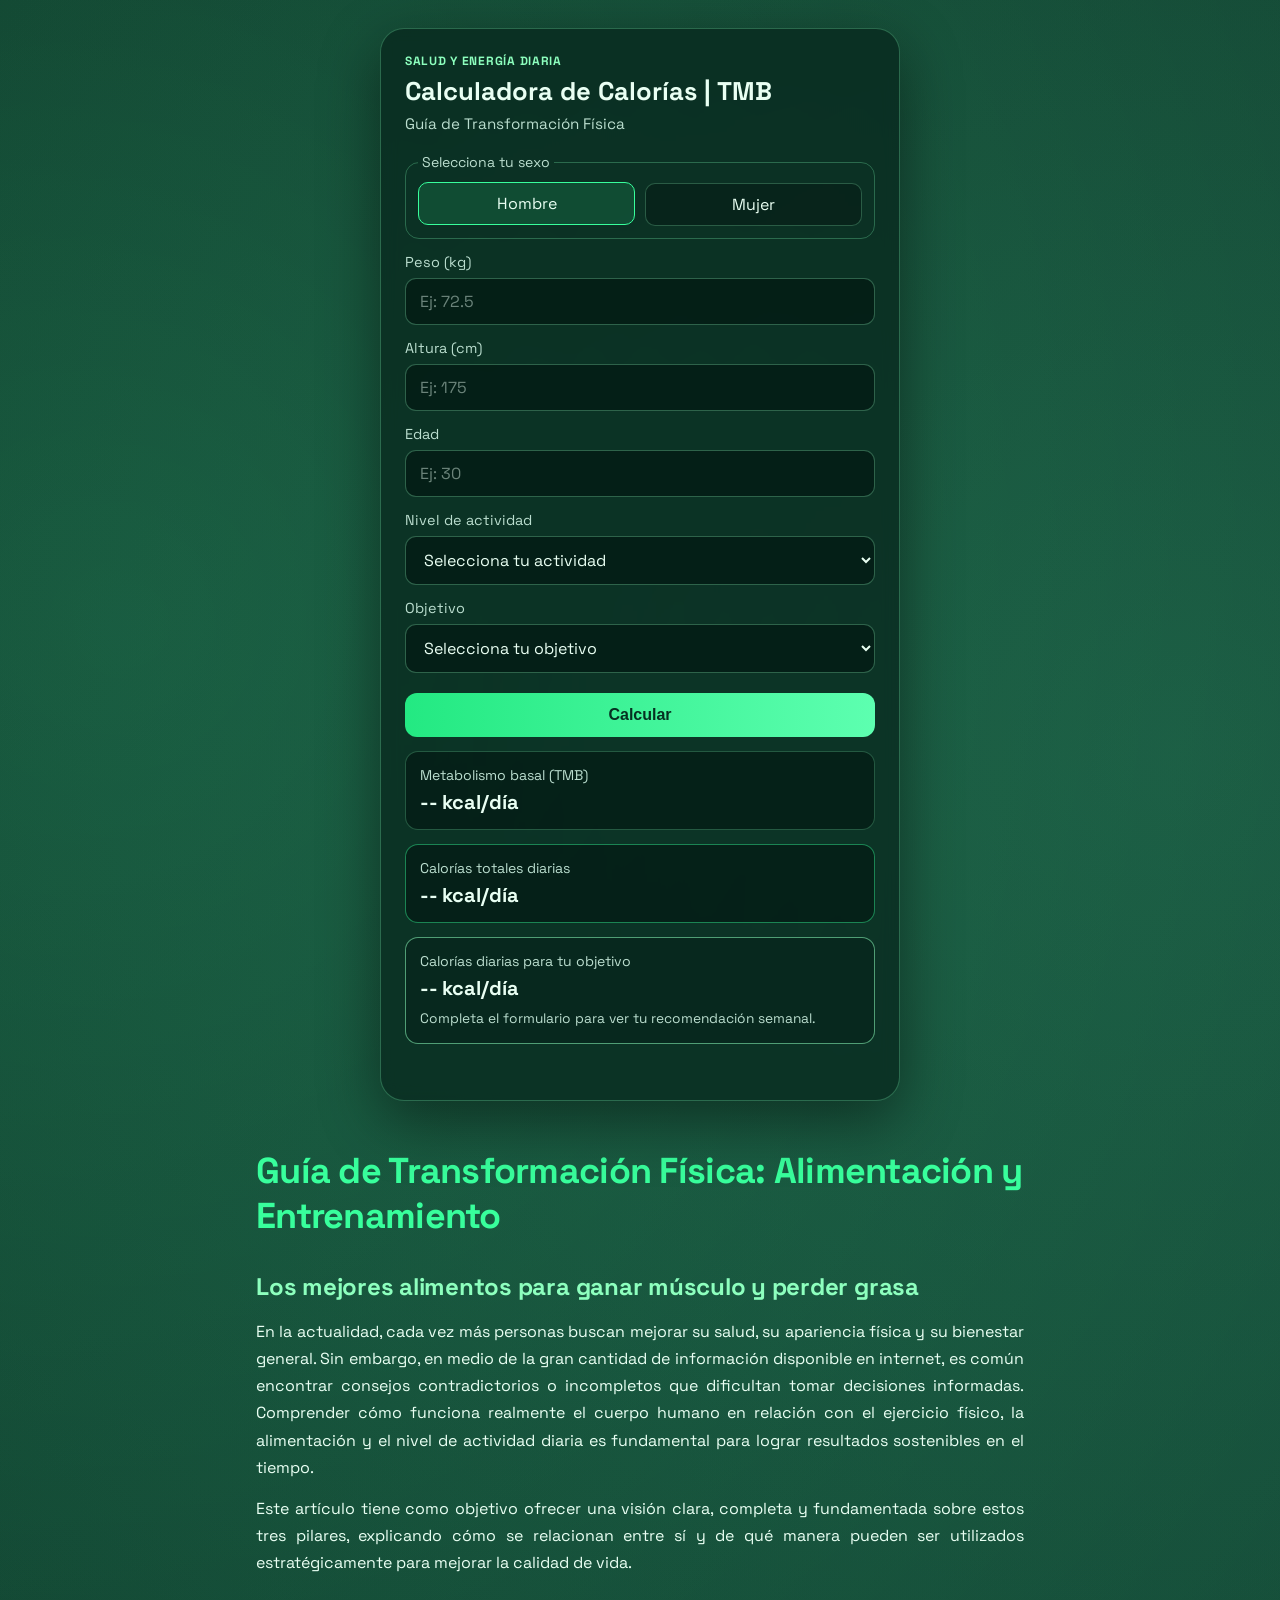
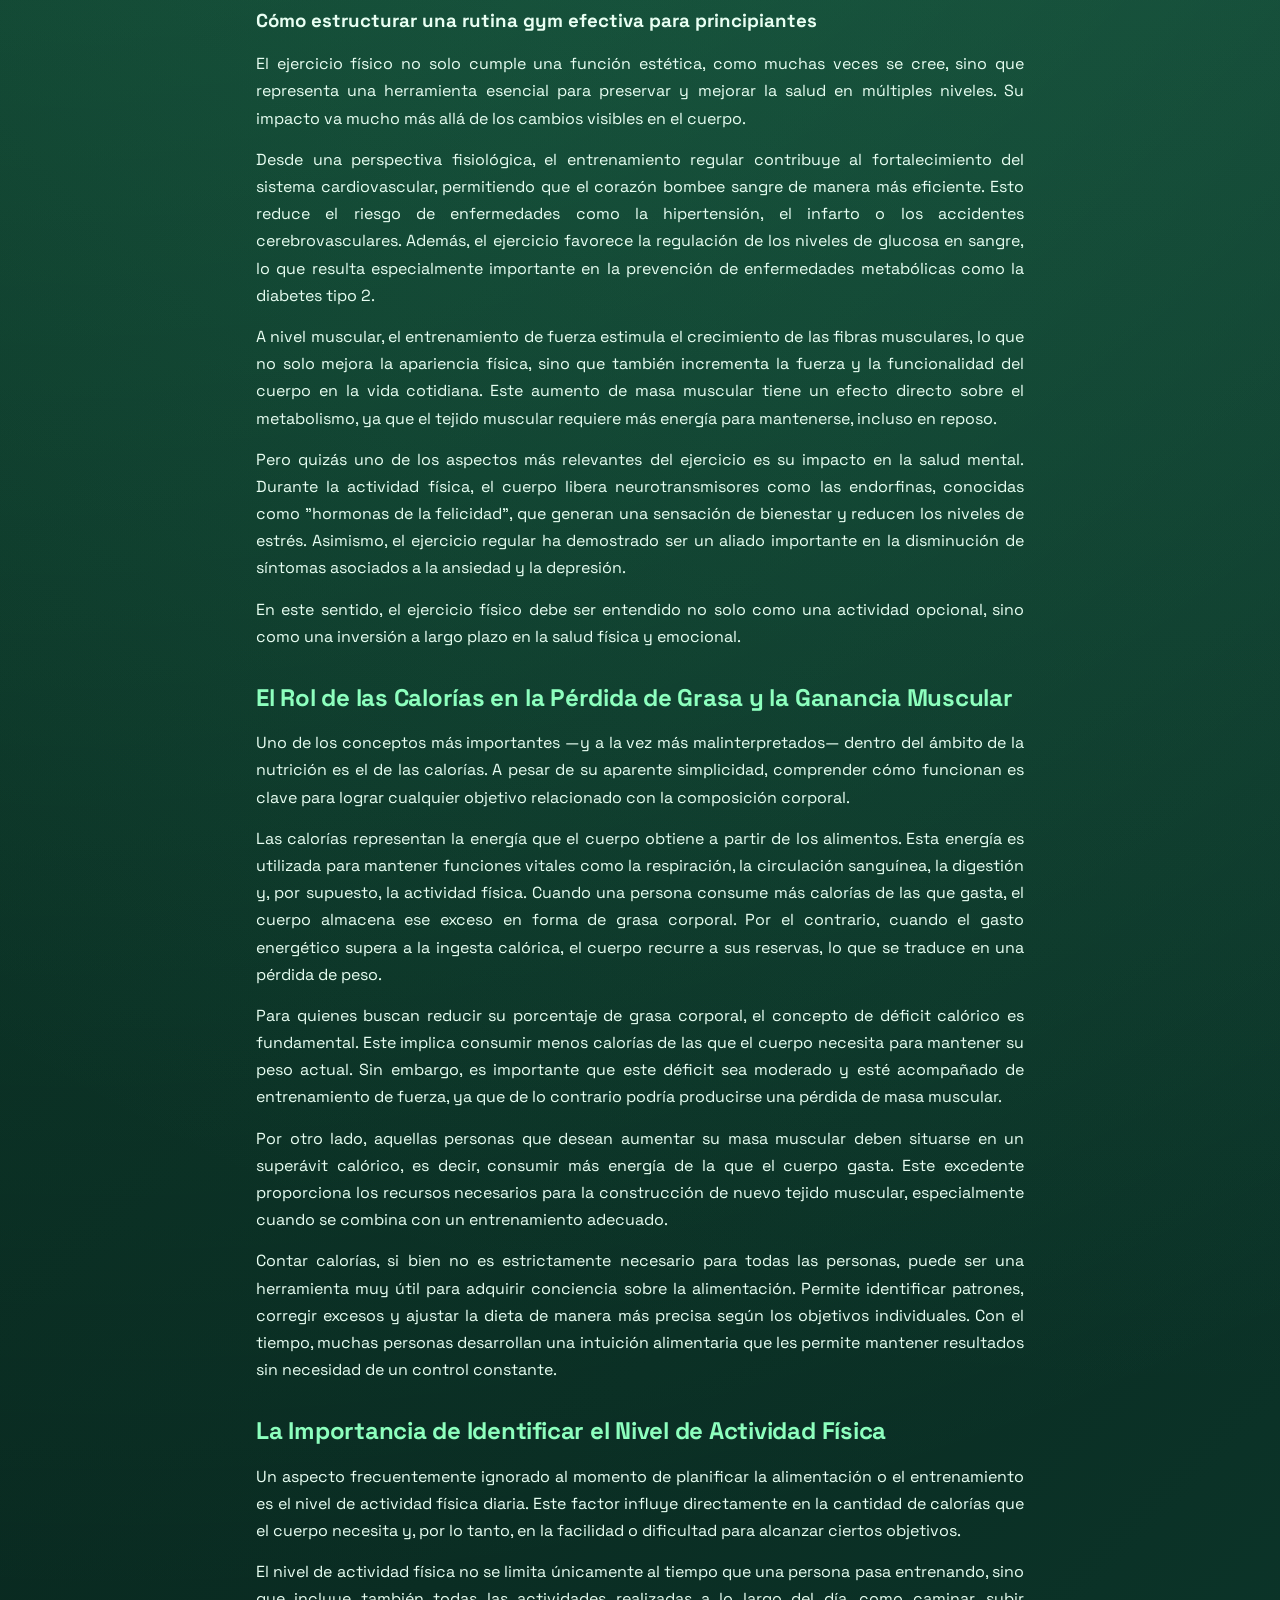
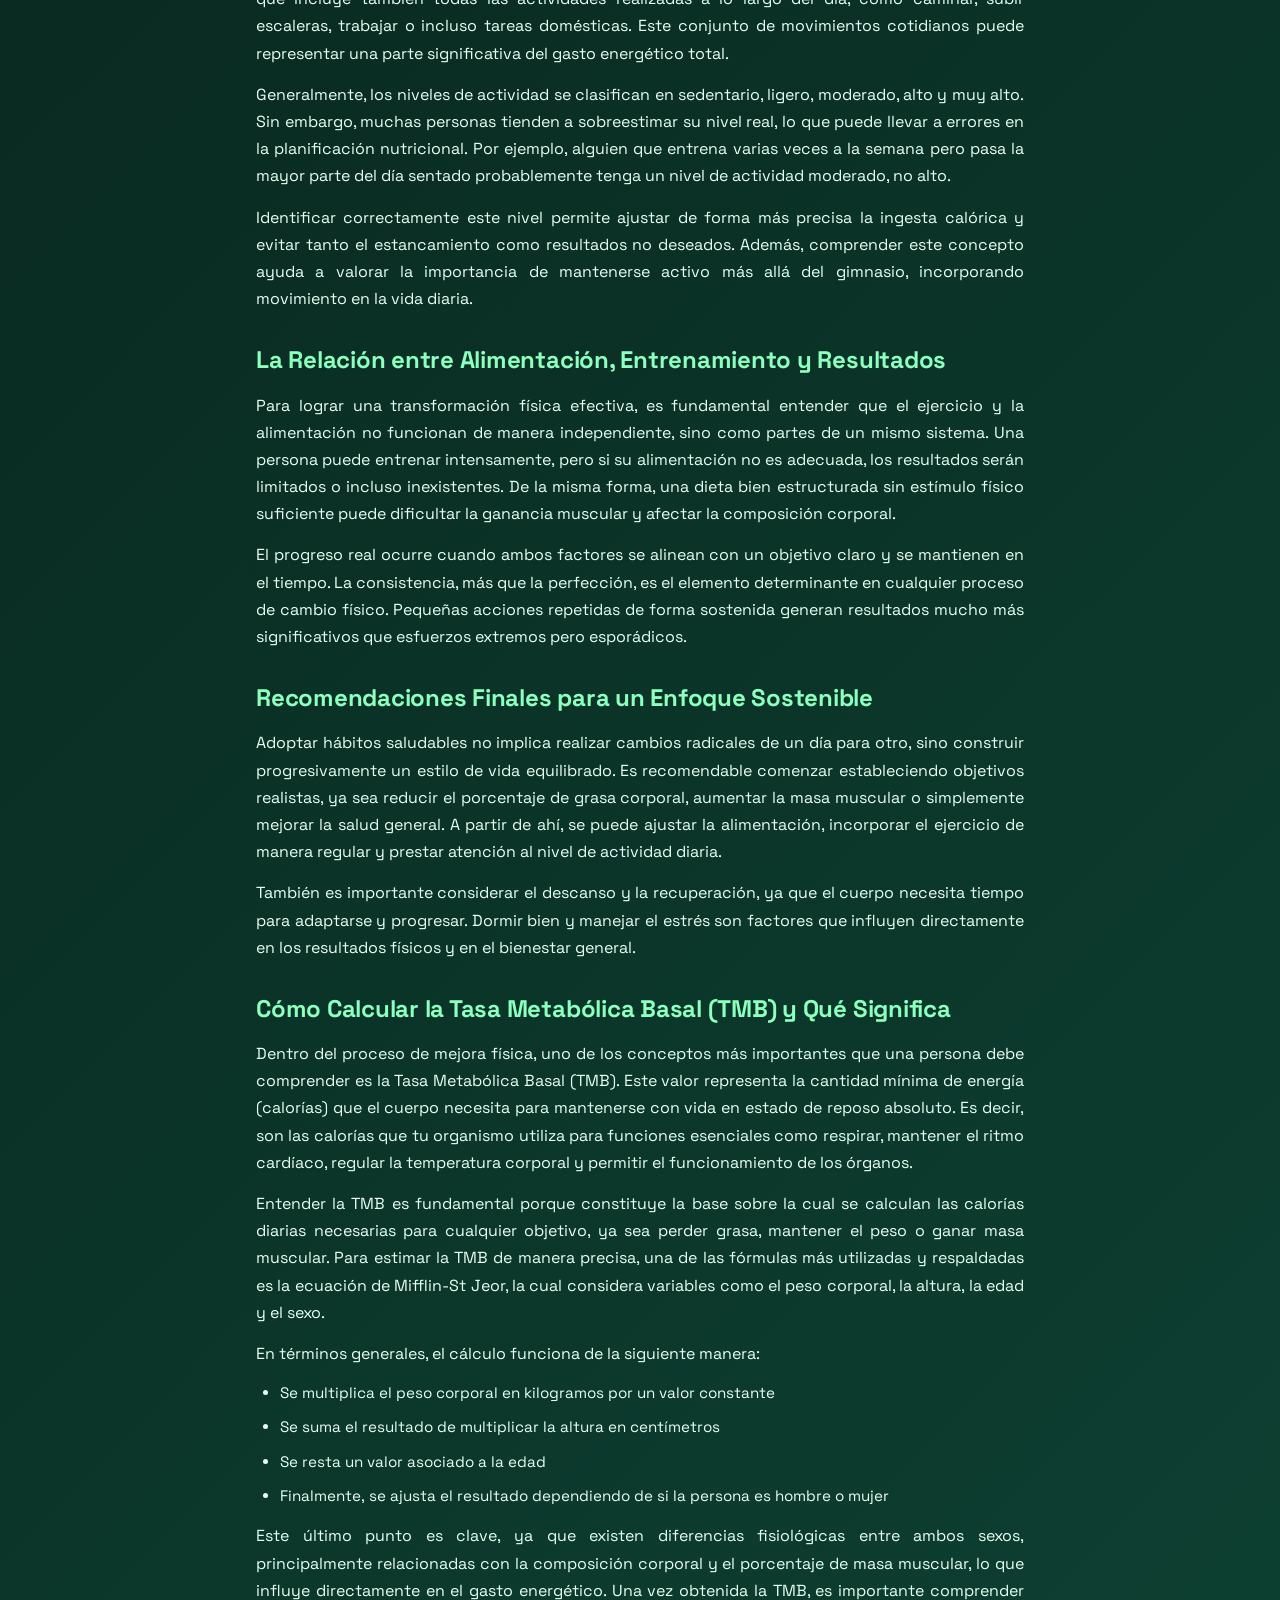
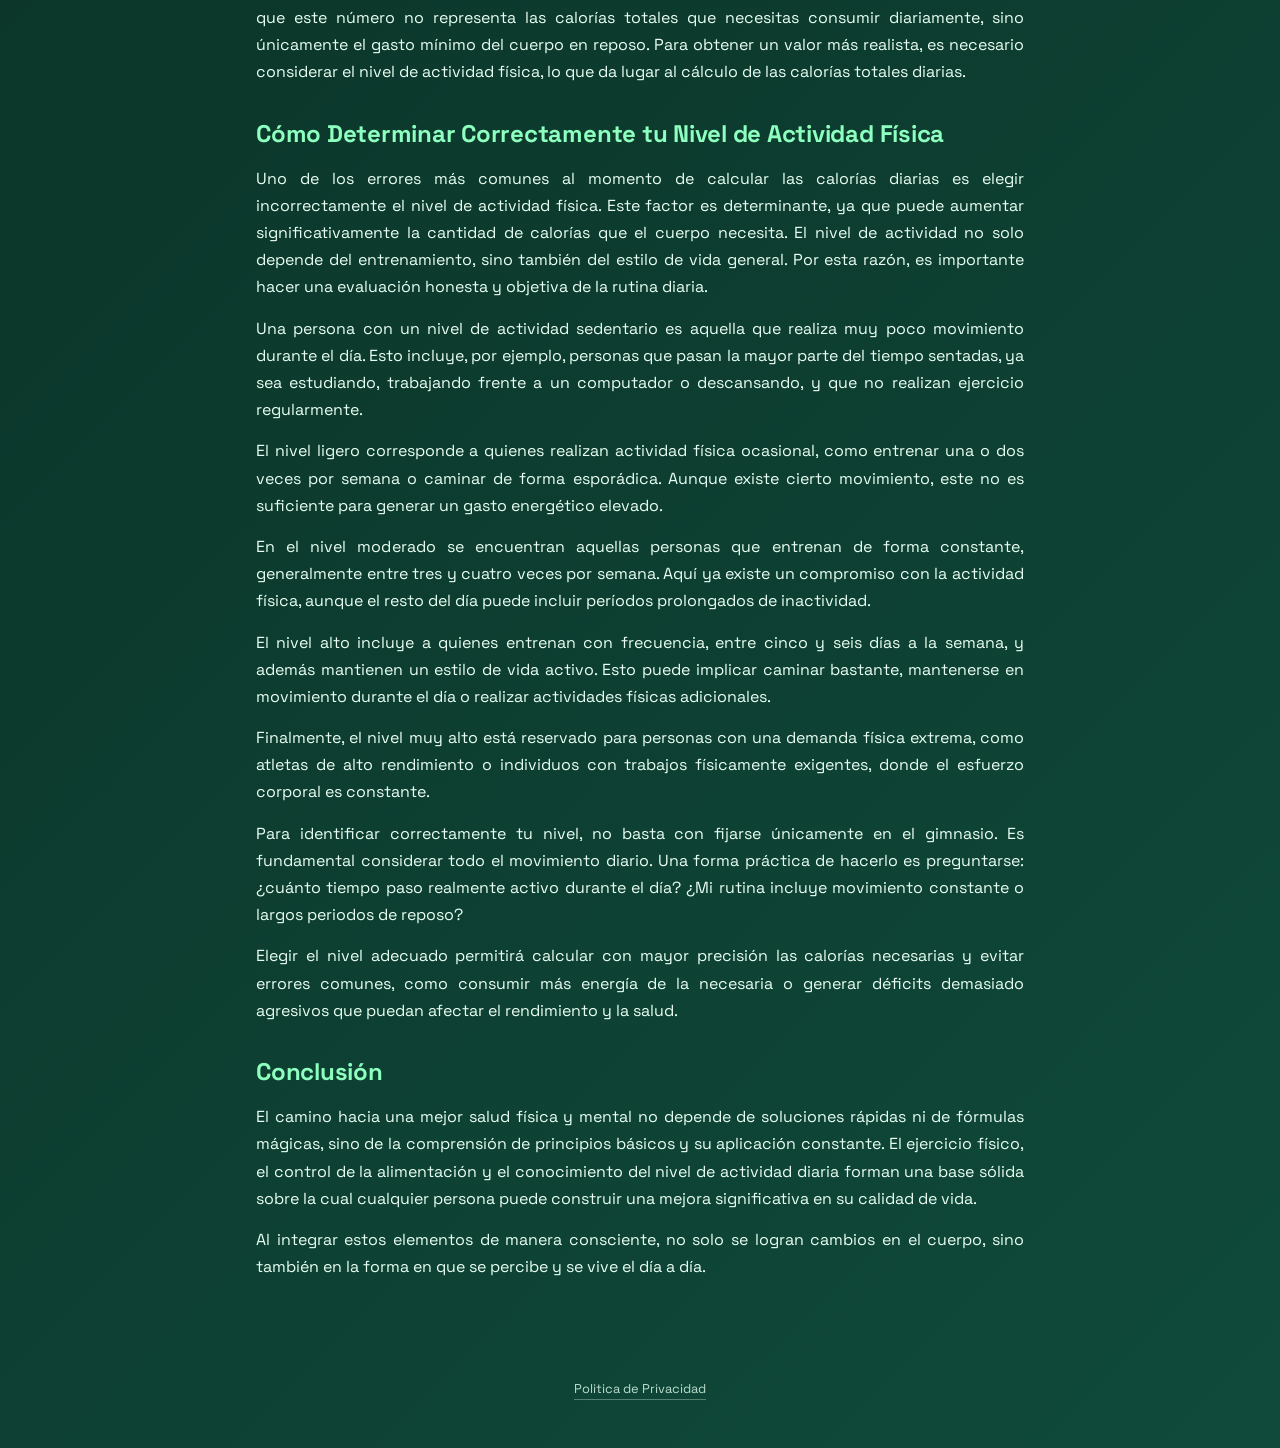
<file: index.html>
<!DOCTYPE html>
<html lang="es">

<head>
    <meta charset="UTF-8" />
    <meta name="viewport" content="width=device-width, initial-scale=1.0" />
    <meta name="description"
        content="Calculadora de calorías con tasa de metabolismo basal y nivel de actividad diaria." />
    <meta name="keywords"
        content="calculadora de calorias, contador de calorias, dieta hiperproteica, alimentos para perder peso, rutina gym, superávit calórico, ganar músculo, déficit calórico chile" />
    <meta name="google-site-verification" content="W8Kx-9I5E_xT_K_c85842uZdlJx3u6Or-2eAySdGBFo" />
    <title>Calculadora de Calorías | TMB y Gasto Diario</title>
    <link rel="preconnect" href="https://fonts.googleapis.com" />
    <link rel="preconnect" href="https://fonts.gstatic.com" crossorigin />
    <link href="https://fonts.googleapis.com/css2?family=Space+Grotesk:wght@400;500;700&display=swap"
        rel="stylesheet" />
    <link rel="stylesheet" href="style.css" />
    <script async src="https://pagead2.googlesyndication.com/pagead/js/adsbygoogle.js?client=ca-pub-7065205760514282"
        crossorigin="anonymous"></script>
    <script type="application/ld+json">
        {
            "@context": "https://schema.org",
            "@type": "WebApplication",
            "name": "Calculadora de Calorías y TMB",
            "author": {
                "@type": "Person",
                "name": "Rodrigo Sanchez Vargas"
            },
            "applicationCategory": "HealthApplication",
            "operatingSystem": "Web"
        }
    </script>
</head>

<body>
    <aside class="adsterra-sidebar left" aria-label="Publicidad lateral izquierda">
        <div class="adsterra-sidebar-slot">
            <script>
                atOptions = {
                    'key': 'ea7be7d3aea2dfaf2e6ac27819656173',
                    'format': 'iframe',
                    'height': 600,
                    'width': 160,
                    'params': {}
                };
            </script>
            <script src="https://www.highperformanceformat.com/ea7be7d3aea2dfaf2e6ac27819656173/invoke.js"></script>
        </div>
    </aside>

    <main class="page-wrap">
        <section class="calc-card" aria-labelledby="titulo-calculadora">
            <p class="eyebrow">Salud y energía diaria</p>
            <h1 id="titulo-calculadora">Calculadora de Calorías | TMB</h1>
            <p class="subtitle">Guía de Transformación Física</p>

            <form id="calorieForm" novalidate>
                <fieldset class="sex-selector">
                    <legend>Selecciona tu sexo</legend>
                    <label class="sex-option">
                        <input type="radio" name="sex" value="male" checked />
                        <span>Hombre</span>
                    </label>
                    <label class="sex-option">
                        <input type="radio" name="sex" value="female" />
                        <span>Mujer</span>
                    </label>
                </fieldset>

                <label class="field" for="weight">
                    <span>Peso (kg)</span>
                    <input id="weight" name="weight" type="number" min="20" max="350" step="0.1" placeholder="Ej: 72.5"
                        required />
                </label>

                <label class="field" for="height">
                    <span>Altura (cm)</span>
                    <input id="height" name="height" type="number" min="120" max="250" step="1" placeholder="Ej: 175"
                        required />
                </label>

                <label class="field" for="age">
                    <span>Edad</span>
                    <input id="age" name="age" type="number" min="10" max="100" step="1" placeholder="Ej: 30"
                        required />
                </label>

                <label class="field" for="activity">
                    <span>Nivel de actividad</span>
                    <select id="activity" name="activity" required>
                        <option value="" disabled selected>Selecciona tu actividad</option>
                        <option value="1.2">Sedentario (1.2)</option>
                        <option value="1.375">Ligero (1.375)</option>
                        <option value="1.55">Moderado (1.55)</option>
                        <option value="1.725">Alto (1.725)</option>
                        <option value="1.9">Muy alto (1.9)</option>
                    </select>
                </label>

                <label class="field" for="goal">
                    <span>Objetivo</span>
                    <select id="goal" name="goal" required>
                        <option value="" disabled selected>Selecciona tu objetivo</option>
                        <option value="maintain">Mantener tu peso</option>
                        <option value="gain">Ganar masa muscular</option>
                        <option value="deficit">Deficit calorico</option>
                    </select>
                </label>

                <button class="calculate-btn" type="submit">Calcular</button>

                <div class="result-box" aria-live="polite">
                    <p class="result-label">Metabolismo basal (TMB)</p>
                    <p id="bmrResult" class="result-value">-- kcal/día</p>
                </div>

                <div class="result-box total" aria-live="polite">
                    <p class="result-label">Calorías totales diarias</p>
                    <p id="totalResult" class="result-value">-- kcal/día</p>
                </div>

                <div class="result-box goal" aria-live="polite">
                    <p class="result-label">Calorías diarias para tu objetivo</p>
                    <p id="goalResult" class="result-value">-- kcal/día</p>
                    <p id="goalGuidance" class="goal-guidance">Completa el formulario para ver tu recomendación semanal.
                    </p>
                </div>

                <p id="formMessage" class="form-message" role="alert"></p>
            </form>
        </section>

        <article class="educational-article">
            <h2 class="article-title">Guía de Transformación Física: Alimentación y Entrenamiento</h2>

            <section class="article-section">
                <h2>Los mejores alimentos para ganar músculo y perder grasa</h2>
                <p>En la actualidad, cada vez más personas buscan mejorar su salud, su apariencia física y su bienestar
                    general. Sin embargo, en medio de la gran cantidad de información disponible en internet, es común
                    encontrar consejos contradictorios o incompletos que dificultan tomar decisiones informadas.
                    Comprender cómo funciona realmente el cuerpo humano en relación con el ejercicio físico, la
                    alimentación y el nivel de actividad diaria es fundamental para lograr resultados sostenibles en el
                    tiempo.</p>
                <p>Este artículo tiene como objetivo ofrecer una visión clara, completa y fundamentada sobre estos tres
                    pilares, explicando cómo se relacionan entre sí y de qué manera pueden ser utilizados
                    estratégicamente para mejorar la calidad de vida.</p>
            </section>

            <section class="article-section">
                <h3>Cómo estructurar una rutina gym efectiva para principiantes</h3>
                <p>El ejercicio físico no solo cumple una función estética, como muchas veces se cree, sino que
                    representa una herramienta esencial para preservar y mejorar la salud en múltiples niveles. Su
                    impacto va mucho más allá de los cambios visibles en el cuerpo.</p>
                <p>Desde una perspectiva fisiológica, el entrenamiento regular contribuye al fortalecimiento del sistema
                    cardiovascular, permitiendo que el corazón bombee sangre de manera más eficiente. Esto reduce el
                    riesgo de enfermedades como la hipertensión, el infarto o los accidentes cerebrovasculares. Además,
                    el ejercicio favorece la regulación de los niveles de glucosa en sangre, lo que resulta
                    especialmente importante en la prevención de enfermedades metabólicas como la diabetes tipo 2.</p>
                <p>A nivel muscular, el entrenamiento de fuerza estimula el crecimiento de las fibras musculares, lo que
                    no solo mejora la apariencia física, sino que también incrementa la fuerza y la funcionalidad del
                    cuerpo en la vida cotidiana. Este aumento de masa muscular tiene un efecto directo sobre el
                    metabolismo, ya que el tejido muscular requiere más energía para mantenerse, incluso en reposo.</p>
                <p>Pero quizás uno de los aspectos más relevantes del ejercicio es su impacto en la salud mental.
                    Durante la actividad física, el cuerpo libera neurotransmisores como las endorfinas, conocidas como
                    "hormonas de la felicidad", que generan una sensación de bienestar y reducen los niveles de estrés.
                    Asimismo, el ejercicio regular ha demostrado ser un aliado importante en la disminución de síntomas
                    asociados a la ansiedad y la depresión.</p>
                <p>En este sentido, el ejercicio físico debe ser entendido no solo como una actividad opcional, sino
                    como una inversión a largo plazo en la salud física y emocional.</p>
            </section>

            <section class="article-section">
                <h2>El Rol de las Calorías en la Pérdida de Grasa y la Ganancia Muscular</h2>
                <p>Uno de los conceptos más importantes —y a la vez más malinterpretados— dentro del ámbito de la
                    nutrición es el de las calorías. A pesar de su aparente simplicidad, comprender cómo funcionan es
                    clave para lograr cualquier objetivo relacionado con la composición corporal.</p>
                <p>Las calorías representan la energía que el cuerpo obtiene a partir de los alimentos. Esta energía es
                    utilizada para mantener funciones vitales como la respiración, la circulación sanguínea, la
                    digestión y, por supuesto, la actividad física. Cuando una persona consume más calorías de las que
                    gasta, el cuerpo almacena ese exceso en forma de grasa corporal. Por el contrario, cuando el gasto
                    energético supera a la ingesta calórica, el cuerpo recurre a sus reservas, lo que se traduce en una
                    pérdida de peso.</p>
                <p>Para quienes buscan reducir su porcentaje de grasa corporal, el concepto de déficit calórico es
                    fundamental. Este implica consumir menos calorías de las que el cuerpo necesita para mantener su
                    peso actual. Sin embargo, es importante que este déficit sea moderado y esté acompañado de
                    entrenamiento de fuerza, ya que de lo contrario podría producirse una pérdida de masa muscular.</p>
                <p>Por otro lado, aquellas personas que desean aumentar su masa muscular deben situarse en un superávit
                    calórico, es decir, consumir más energía de la que el cuerpo gasta. Este excedente proporciona los
                    recursos necesarios para la construcción de nuevo tejido muscular, especialmente cuando se combina
                    con un entrenamiento adecuado.</p>
                <p>Contar calorías, si bien no es estrictamente necesario para todas las personas, puede ser una
                    herramienta muy útil para adquirir conciencia sobre la alimentación. Permite identificar patrones,
                    corregir excesos y ajustar la dieta de manera más precisa según los objetivos individuales. Con el
                    tiempo, muchas personas desarrollan una intuición alimentaria que les permite mantener resultados
                    sin necesidad de un control constante.</p>
            </section>

            <section class="article-section">
                <h2>La Importancia de Identificar el Nivel de Actividad Física</h2>
                <p>Un aspecto frecuentemente ignorado al momento de planificar la alimentación o el entrenamiento es el
                    nivel de actividad física diaria. Este factor influye directamente en la cantidad de calorías que el
                    cuerpo necesita y, por lo tanto, en la facilidad o dificultad para alcanzar ciertos objetivos.</p>
                <p>El nivel de actividad física no se limita únicamente al tiempo que una persona pasa entrenando, sino
                    que incluye también todas las actividades realizadas a lo largo del día, como caminar, subir
                    escaleras, trabajar o incluso tareas domésticas. Este conjunto de movimientos cotidianos puede
                    representar una parte significativa del gasto energético total.</p>
                <p>Generalmente, los niveles de actividad se clasifican en sedentario, ligero, moderado, alto y muy
                    alto. Sin embargo, muchas personas tienden a sobreestimar su nivel real, lo que puede llevar a
                    errores en la planificación nutricional. Por ejemplo, alguien que entrena varias veces a la semana
                    pero pasa la mayor parte del día sentado probablemente tenga un nivel de actividad moderado, no
                    alto.</p>
                <p>Identificar correctamente este nivel permite ajustar de forma más precisa la ingesta calórica y
                    evitar tanto el estancamiento como resultados no deseados. Además, comprender este concepto ayuda a
                    valorar la importancia de mantenerse activo más allá del gimnasio, incorporando movimiento en la
                    vida diaria.</p>
            </section>

            <section class="article-section">
                <h2>La Relación entre Alimentación, Entrenamiento y Resultados</h2>
                <p>Para lograr una transformación física efectiva, es fundamental entender que el ejercicio y la
                    alimentación no funcionan de manera independiente, sino como partes de un mismo sistema. Una persona
                    puede entrenar intensamente, pero si su alimentación no es adecuada, los resultados serán limitados
                    o incluso inexistentes. De la misma forma, una dieta bien estructurada sin estímulo físico
                    suficiente puede dificultar la ganancia muscular y afectar la composición corporal.</p>
                <p>El progreso real ocurre cuando ambos factores se alinean con un objetivo claro y se mantienen en el
                    tiempo. La consistencia, más que la perfección, es el elemento determinante en cualquier proceso de
                    cambio físico. Pequeñas acciones repetidas de forma sostenida generan resultados mucho más
                    significativos que esfuerzos extremos pero esporádicos.</p>
            </section>

            <section class="article-section">
                <h2>Recomendaciones Finales para un Enfoque Sostenible</h2>
                <p>Adoptar hábitos saludables no implica realizar cambios radicales de un día para otro, sino construir
                    progresivamente un estilo de vida equilibrado. Es recomendable comenzar estableciendo objetivos
                    realistas, ya sea reducir el porcentaje de grasa corporal, aumentar la masa muscular o simplemente
                    mejorar la salud general. A partir de ahí, se puede ajustar la alimentación, incorporar el ejercicio
                    de manera regular y prestar atención al nivel de actividad diaria.</p>
                <p>También es importante considerar el descanso y la recuperación, ya que el cuerpo necesita tiempo para
                    adaptarse y progresar. Dormir bien y manejar el estrés son factores que influyen directamente en los
                    resultados físicos y en el bienestar general.</p>
            </section>

            <section class="article-section">
                <h2>Cómo Calcular la Tasa Metabólica Basal (TMB) y Qué Significa</h2>
                <p>Dentro del proceso de mejora física, uno de los conceptos más importantes que una persona debe
                    comprender es la Tasa Metabólica Basal (TMB). Este valor representa la cantidad mínima de energía
                    (calorías) que el cuerpo necesita para mantenerse con vida en estado de reposo absoluto. Es decir,
                    son las calorías que tu organismo utiliza para funciones esenciales como respirar, mantener el ritmo
                    cardíaco, regular la temperatura corporal y permitir el funcionamiento de los órganos.</p>
                <p>Entender la TMB es fundamental porque constituye la base sobre la cual se calculan las calorías
                    diarias necesarias para cualquier objetivo, ya sea perder grasa, mantener el peso o ganar masa
                    muscular. Para estimar la TMB de manera precisa, una de las fórmulas más utilizadas y respaldadas es
                    la ecuación de Mifflin-St Jeor, la cual considera variables como el peso corporal, la altura, la
                    edad y el sexo.</p>
                <p>En términos generales, el cálculo funciona de la siguiente manera:</p>
                <ul class="article-list">
                    <li>Se multiplica el peso corporal en kilogramos por un valor constante</li>
                    <li>Se suma el resultado de multiplicar la altura en centímetros</li>
                    <li>Se resta un valor asociado a la edad</li>
                    <li>Finalmente, se ajusta el resultado dependiendo de si la persona es hombre o mujer</li>
                </ul>
                <p>Este último punto es clave, ya que existen diferencias fisiológicas entre ambos sexos, principalmente
                    relacionadas con la composición corporal y el porcentaje de masa muscular, lo que influye
                    directamente en el gasto energético. Una vez obtenida la TMB, es importante comprender que este
                    número no representa las calorías totales que necesitas consumir diariamente, sino únicamente el
                    gasto mínimo del cuerpo en reposo. Para obtener un valor más realista, es necesario considerar el
                    nivel de actividad física, lo que da lugar al cálculo de las calorías totales diarias.</p>
            </section>

            <section class="article-section">
                <h2>Cómo Determinar Correctamente tu Nivel de Actividad Física</h2>
                <p>Uno de los errores más comunes al momento de calcular las calorías diarias es elegir incorrectamente
                    el nivel de actividad física. Este factor es determinante, ya que puede aumentar significativamente
                    la cantidad de calorías que el cuerpo necesita. El nivel de actividad no solo depende del
                    entrenamiento, sino también del estilo de vida general. Por esta razón, es importante hacer una
                    evaluación honesta y objetiva de la rutina diaria.</p>
                <p>Una persona con un nivel de actividad sedentario es aquella que realiza muy poco movimiento durante
                    el día. Esto incluye, por ejemplo, personas que pasan la mayor parte del tiempo sentadas, ya sea
                    estudiando, trabajando frente a un computador o descansando, y que no realizan ejercicio
                    regularmente.</p>
                <p>El nivel ligero corresponde a quienes realizan actividad física ocasional, como entrenar una o dos
                    veces por semana o caminar de forma esporádica. Aunque existe cierto movimiento, este no es
                    suficiente para generar un gasto energético elevado.</p>
                <p>En el nivel moderado se encuentran aquellas personas que entrenan de forma constante, generalmente
                    entre tres y cuatro veces por semana. Aquí ya existe un compromiso con la actividad física, aunque
                    el resto del día puede incluir períodos prolongados de inactividad.</p>
                <p>El nivel alto incluye a quienes entrenan con frecuencia, entre cinco y seis días a la semana, y
                    además mantienen un estilo de vida activo. Esto puede implicar caminar bastante, mantenerse en
                    movimiento durante el día o realizar actividades físicas adicionales.</p>
                <p>Finalmente, el nivel muy alto está reservado para personas con una demanda física extrema, como
                    atletas de alto rendimiento o individuos con trabajos físicamente exigentes, donde el esfuerzo
                    corporal es constante.</p>
                <p>Para identificar correctamente tu nivel, no basta con fijarse únicamente en el gimnasio. Es
                    fundamental considerar todo el movimiento diario. Una forma práctica de hacerlo es preguntarse:
                    ¿cuánto tiempo paso realmente activo durante el día? ¿Mi rutina incluye movimiento constante o
                    largos periodos de reposo?</p>
                <p>Elegir el nivel adecuado permitirá calcular con mayor precisión las calorías necesarias y evitar
                    errores comunes, como consumir más energía de la necesaria o generar déficits demasiado agresivos
                    que puedan afectar el rendimiento y la salud.</p>
            </section>

            <section class="article-section">
                <h2>Conclusión</h2>
                <p>El camino hacia una mejor salud física y mental no depende de soluciones rápidas ni de fórmulas
                    mágicas, sino de la comprensión de principios básicos y su aplicación constante. El ejercicio
                    físico, el control de la alimentación y el conocimiento del nivel de actividad diaria forman una
                    base sólida sobre la cual cualquier persona puede construir una mejora significativa en su calidad
                    de vida.</p>
                <p>Al integrar estos elementos de manera consciente, no solo se logran cambios en el cuerpo, sino
                    también en la forma en que se percibe y se vive el día a día.</p>
            </section>
        </article>
        <footer class="site-footer">
            <a href="privacidad.html" class="privacy-link">Politica de Privacidad</a>
        </footer>
    </main>

    <aside class="adsterra-sidebar right" aria-label="Publicidad lateral derecha">
        <div class="adsterra-sidebar-slot">
            <script>
                atOptions = {
                    'key': 'ea7be7d3aea2dfaf2e6ac27819656173',
                    'format': 'iframe',
                    'height': 600,
                    'width': 160,
                    'params': {}
                };
            </script>
            <script src="https://www.highperformanceformat.com/ea7be7d3aea2dfaf2e6ac27819656173/invoke.js"></script>
        </div>
    </aside>

    <script src="script.js"></script>
    <script src="https://pl29136045.profitablecpmratenetwork.com/1f/e0/47/1fe047de467de91ab583421f0f32f00a.js"></script>
</body>

</html>
</file>
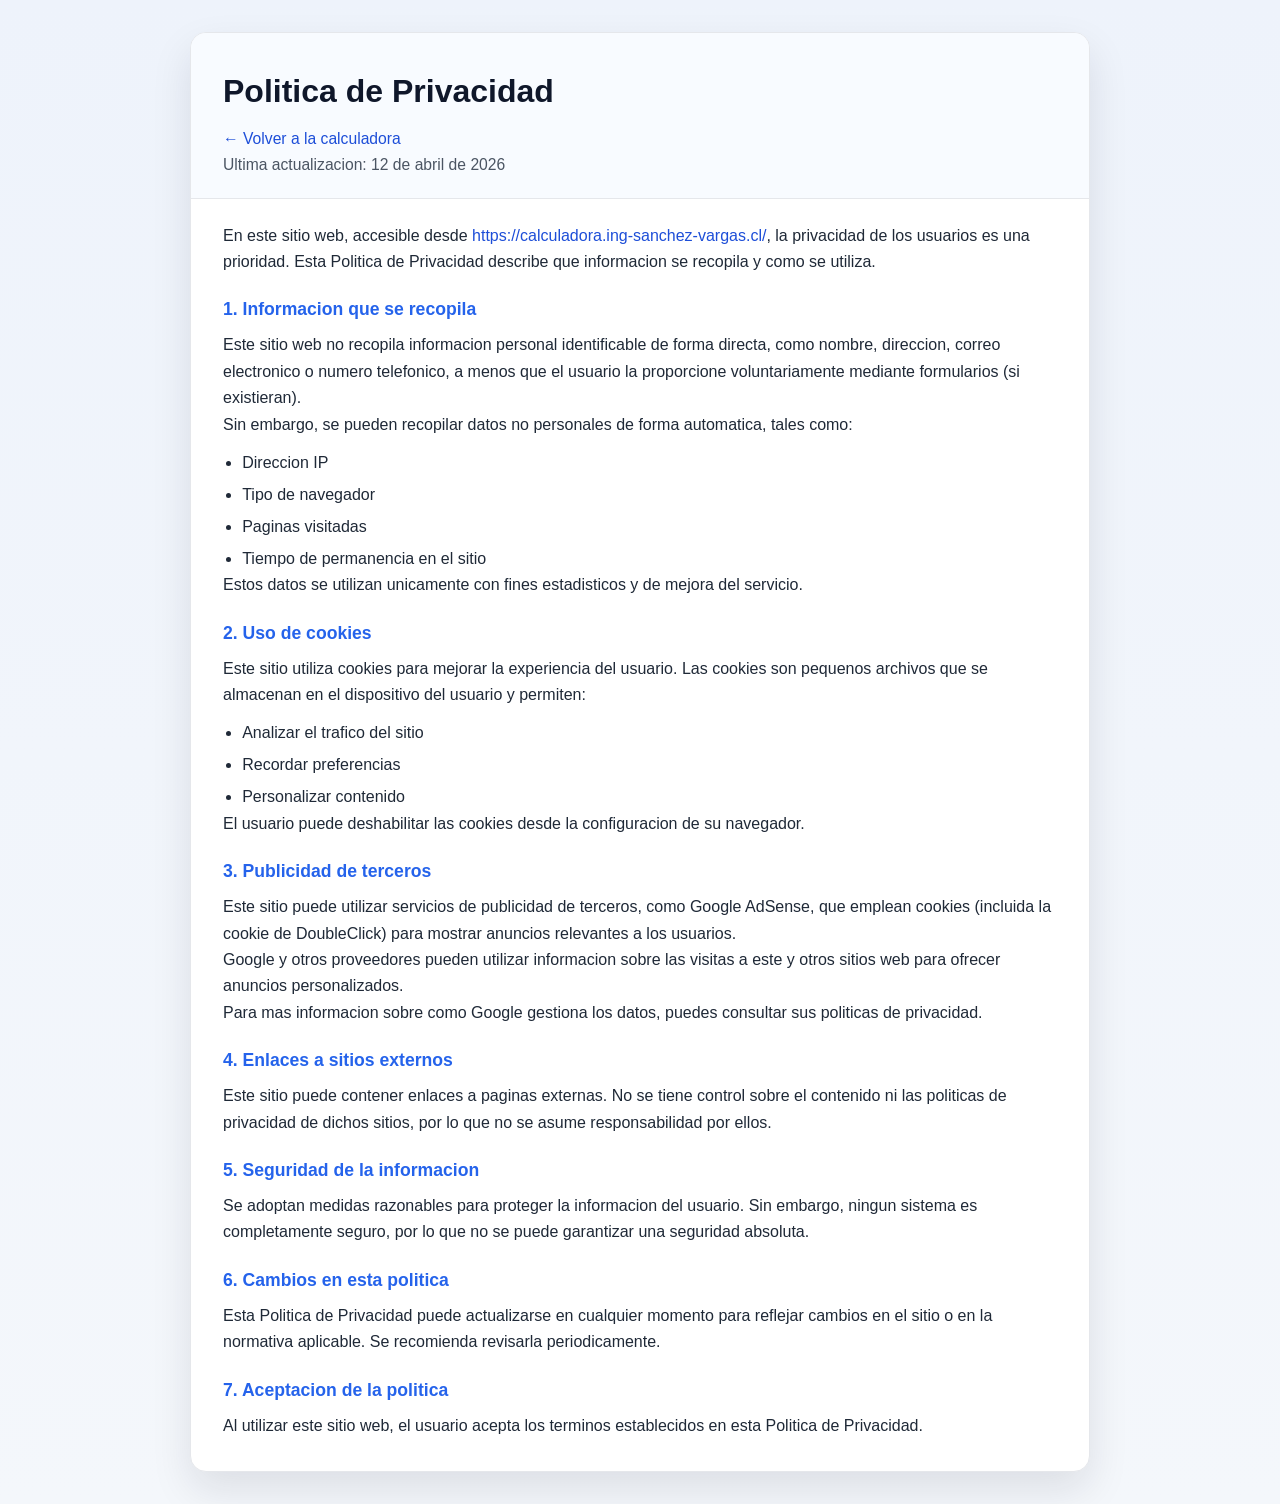
<file: privacidad.html>
<!DOCTYPE html>
<html lang="es">

<head>
    <meta charset="UTF-8">
    <meta name="viewport" content="width=device-width, initial-scale=1.0">
    <title>Politica de Privacidad | Calculadora de Calorías</title>
    <style>
        :root {
            --bg: #f4f7fb;
            --card: #ffffff;
            --text: #1f2937;
            --muted: #4b5563;
            --border: #e5e7eb;
            --accent: #2563eb;
        }

        * {
            box-sizing: border-box;
        }

        body {
            margin: 0;
            font-family: "Segoe UI", Tahoma, Geneva, Verdana, sans-serif;
            color: var(--text);
            background: linear-gradient(180deg, #eef3fb 0%, var(--bg) 100%);
            line-height: 1.65;
        }

        .page {
            min-height: 100vh;
            display: flex;
            align-items: center;
            justify-content: center;
            padding: 2rem 1rem;
        }

        .policy-card {
            width: min(900px, 100%);
            background: var(--card);
            border: 1px solid var(--border);
            border-radius: 16px;
            box-shadow: 0 18px 40px rgba(15, 23, 42, 0.1);
            overflow: hidden;
        }

        .policy-header {
            padding: 2rem 2rem 1.25rem;
            border-bottom: 1px solid var(--border);
            background: #f8fbff;
        }

        .policy-header h1 {
            margin: 0 0 0.5rem;
            font-size: clamp(1.5rem, 2.8vw, 2rem);
            color: #0f172a;
        }

        .policy-header p {
            margin: 0;
            color: var(--muted);
            font-size: 0.98rem;
        }

        .policy-content {
            padding: 1.5rem 2rem 2rem;
        }

        .policy-content section+section {
            margin-top: 1.25rem;
        }

        h2 {
            margin: 0 0 0.5rem;
            font-size: 1.1rem;
            color: var(--accent);
        }

        p {
            margin: 0;
            color: var(--text);
        }

        ul {
            margin: 0.75rem 0 0;
            padding-left: 1.2rem;
            color: var(--text);
        }

        li+li {
            margin-top: 0.35rem;
        }

        .policy-link {
            color: #1d4ed8;
            text-decoration: none;
        }

        .policy-link:hover {
            text-decoration: underline;
        }

        @media (max-width: 768px) {
            .page {
                padding: 1rem 0.75rem;
            }

            .policy-header {
                padding: 1.25rem 1rem 1rem;
            }

            .policy-content {
                padding: 1.1rem 1rem 1.25rem;
            }
        }
    </style>
    <script async src="https://pagead2.googlesyndication.com/pagead/js/adsbygoogle.js?client=ca-pub-7065205760514282"
        crossorigin="anonymous"></script>
</head>

<body>
    <main class="page">
        <article class="policy-card" aria-labelledby="policy-title">
            <header class="policy-header">
                <h1 id="policy-title">Politica de Privacidad</h1>
                <p><a class="policy-link" href="index.html">← Volver a la calculadora</a></p>
                <p>Ultima actualizacion: 12 de abril de 2026</p>
            </header>

            <div class="policy-content">
                <section>
                    <p>
                        En este sitio web, accesible desde
                        <a class="policy-link" href="https://calculadora.ing-sanchez-vargas.cl/" target="_blank"
                            rel="noopener noreferrer">https://calculadora.ing-sanchez-vargas.cl/</a>,
                        la privacidad de los usuarios es una prioridad. Esta Politica de Privacidad describe que
                        informacion se recopila y como se utiliza.
                    </p>
                </section>

                <section>
                    <h2>1. Informacion que se recopila</h2>
                    <p>
                        Este sitio web no recopila informacion personal identificable de forma directa, como nombre,
                        direccion, correo electronico o numero telefonico, a menos que el usuario la proporcione
                        voluntariamente mediante formularios (si existieran).
                    </p>
                    <p>
                        Sin embargo, se pueden recopilar datos no personales de forma automatica, tales como:
                    </p>
                    <ul>
                        <li>Direccion IP</li>
                        <li>Tipo de navegador</li>
                        <li>Paginas visitadas</li>
                        <li>Tiempo de permanencia en el sitio</li>
                    </ul>
                    <p>
                        Estos datos se utilizan unicamente con fines estadisticos y de mejora del servicio.
                    </p>
                </section>

                <section>
                    <h2>2. Uso de cookies</h2>
                    <p>
                        Este sitio utiliza cookies para mejorar la experiencia del usuario. Las cookies son pequenos
                        archivos que se almacenan en el dispositivo del usuario y permiten:
                    </p>
                    <ul>
                        <li>Analizar el trafico del sitio</li>
                        <li>Recordar preferencias</li>
                        <li>Personalizar contenido</li>
                    </ul>
                    <p>
                        El usuario puede deshabilitar las cookies desde la configuracion de su navegador.
                    </p>
                </section>

                <section>
                    <h2>3. Publicidad de terceros</h2>
                    <p>
                        Este sitio puede utilizar servicios de publicidad de terceros, como Google AdSense, que
                        emplean cookies (incluida la cookie de DoubleClick) para mostrar anuncios relevantes a los
                        usuarios.
                    </p>
                    <p>
                        Google y otros proveedores pueden utilizar informacion sobre las visitas a este y otros sitios
                        web para ofrecer anuncios personalizados.
                    </p>
                    <p>
                        Para mas informacion sobre como Google gestiona los datos, puedes consultar sus politicas de
                        privacidad.
                    </p>
                </section>

                <section>
                    <h2>4. Enlaces a sitios externos</h2>
                    <p>
                        Este sitio puede contener enlaces a paginas externas. No se tiene control sobre el contenido
                        ni las politicas de privacidad de dichos sitios, por lo que no se asume responsabilidad por
                        ellos.
                    </p>
                </section>

                <section>
                    <h2>5. Seguridad de la informacion</h2>
                    <p>
                        Se adoptan medidas razonables para proteger la informacion del usuario. Sin embargo, ningun
                        sistema es completamente seguro, por lo que no se puede garantizar una seguridad absoluta.
                    </p>
                </section>

                <section>
                    <h2>6. Cambios en esta politica</h2>
                    <p>
                        Esta Politica de Privacidad puede actualizarse en cualquier momento para reflejar cambios en el
                        sitio o en la normativa aplicable. Se recomienda revisarla periodicamente.
                    </p>
                </section>

                <section>
                    <h2>7. Aceptacion de la politica</h2>
                    <p>
                        Al utilizar este sitio web, el usuario acepta los terminos establecidos en esta Politica de
                        Privacidad.
                    </p>
                </section>
            </div>
        </article>
    </main>
</body>

</html>
</file>
<file: style.css>
:root {
    --bg-dark: #041712;
    --bg-mid: #0a2d23;
    --bg-light: #0f4a3a;
    --surface: rgba(6, 35, 27, 0.7);
    --surface-border: rgba(126, 255, 184, 0.28);
    --accent: #38ff9c;
    --accent-soft: #8dffbe;
    --text: #e9fff3;
    --muted: #bbdecf;
    --danger: #ffc3c3;
    --shadow: 0 20px 60px rgba(0, 0, 0, 0.45);
}

* {
    box-sizing: border-box;
}

html,
body {
    margin: 0;
    min-height: 100%;
}

body {
    font-family: "Space Grotesk", sans-serif;
    color: var(--text);
    background:
        radial-gradient(circle at 10% 10%, rgba(68, 255, 168, 0.22), transparent 45%),
        radial-gradient(circle at 92% 12%, rgba(82, 218, 163, 0.2), transparent 40%),
        linear-gradient(135deg, var(--bg-dark) 0%, var(--bg-mid) 48%, var(--bg-light) 100%);
}

.page-wrap {
    min-height: 100vh;
    display: grid;
    place-items: center;
    padding: 28px 16px;
}

.calc-card {
    width: 100%;
    max-width: 520px;
    background: var(--surface);
    border: 1px solid var(--surface-border);
    border-radius: 24px;
    padding: 24px;
    backdrop-filter: blur(8px);
    box-shadow: var(--shadow);
}

.eyebrow {
    margin: 0;
    color: var(--accent-soft);
    letter-spacing: 0.06em;
    text-transform: uppercase;
    font-size: 0.75rem;
    font-weight: 700;
}

h1 {
    margin: 8px 0 8px;
    font-size: clamp(1.55rem, 2vw, 2rem);
    line-height: 1.15;
}

.subtitle {
    margin: 0 0 20px;
    color: var(--muted);
    font-size: 0.95rem;
}

form {
    display: grid;
    gap: 14px;
}

.sex-selector {
    margin: 0;
    padding: 12px;
    border: 1px solid var(--surface-border);
    border-radius: 14px;
    display: grid;
    grid-template-columns: 1fr 1fr;
    gap: 10px;
}

.sex-selector legend {
    grid-column: 1 / -1;
    padding: 0 4px;
    color: var(--muted);
    font-size: 0.88rem;
}

.sex-option {
    position: relative;
}

.sex-option input {
    position: absolute;
    opacity: 0;
}

.sex-option span {
    display: block;
    text-align: center;
    padding: 10px;
    border-radius: 10px;
    border: 1px solid rgba(142, 255, 194, 0.25);
    background: rgba(7, 29, 22, 0.6);
    cursor: pointer;
    transition: transform 0.18s ease, border-color 0.2s ease, background 0.2s ease;
}

.sex-option input:checked+span {
    border-color: var(--accent);
    background: rgba(56, 255, 156, 0.13);
    transform: translateY(-1px);
}

.field {
    display: grid;
    gap: 7px;
}

.field span {
    color: var(--muted);
    font-size: 0.9rem;
}

input,
select {
    width: 100%;
    padding: 12px 14px;
    border-radius: 11px;
    border: 1px solid rgba(147, 255, 195, 0.3);
    background: rgba(2, 24, 18, 0.7);
    color: var(--text);
    font: inherit;
}

input::placeholder {
    color: rgba(233, 255, 243, 0.45);
}

input:focus,
select:focus,
.calculate-btn:focus-visible {
    outline: 2px solid rgba(56, 255, 156, 0.65);
    outline-offset: 2px;
}

.calculate-btn {
    margin-top: 6px;
    border: none;
    border-radius: 12px;
    padding: 13px 16px;
    background: linear-gradient(90deg, #23e982 0%, #5dffb0 100%);
    color: #063021;
    font-weight: 700;
    font-size: 1rem;
    cursor: pointer;
    transition: transform 0.2s ease, box-shadow 0.2s ease;
}

.calculate-btn:hover {
    transform: translateY(-1px);
    box-shadow: 0 8px 24px rgba(56, 255, 156, 0.3);
}

.result-box {
    background: rgba(3, 27, 20, 0.72);
    border: 1px solid rgba(131, 255, 186, 0.25);
    border-radius: 13px;
    padding: 14px;
}

.result-box.total {
    border-color: rgba(56, 255, 156, 0.45);
}

.result-box.goal {
    border-color: rgba(141, 255, 190, 0.55);
    background: rgba(8, 38, 29, 0.78);
}

.result-label {
    margin: 0;
    color: var(--muted);
    font-size: 0.88rem;
}

.result-value {
    margin: 5px 0 0;
    font-size: 1.25rem;
    font-weight: 700;
}

.goal-guidance {
    margin: 8px 0 0;
    color: var(--muted);
    font-size: 0.86rem;
    line-height: 1.4;
}

.form-message {
    min-height: 18px;
    margin: 0;
    color: var(--danger);
    font-size: 0.86rem;
}

.educational-article {
    width: 100%;
    max-width: 800px;
    margin: 48px auto 0;
    padding: 0 16px 40px;
}

.article-title {
    margin: 0 0 32px;
    font-size: clamp(1.75rem, 3vw, 2.25rem);
    line-height: 1.25;
    color: var(--accent);
    letter-spacing: -0.02em;
}

.article-section {
    margin-bottom: 32px;
}

.article-section h2 {
    margin: 0 0 16px;
    font-size: clamp(1.25rem, 2vw, 1.5rem);
    color: var(--accent-soft);
    line-height: 1.3;
    letter-spacing: -0.01em;
}

.article-section p {
    margin: 0 0 14px;
    color: var(--text);
    font-size: 1rem;
    line-height: 1.7;
    text-align: justify;
}

.article-section p:last-child {
    margin-bottom: 0;
}

.article-list {
    margin: 14px 0 14px 24px;
    padding: 0;
    list-style: disc;
    color: var(--text);
}

.article-list li {
    margin-bottom: 10px;
    line-height: 1.6;
    font-size: 0.95rem;
}

.site-footer {
    width: 100%;
    display: flex;
    justify-content: center;
    margin-top: 28px;
    padding-bottom: 20px;
}

.privacy-link {
    color: var(--muted);
    font-size: 0.8rem;
    text-decoration: none;
    transition: color 0.2s ease;
    border-bottom: 1px solid rgba(187, 222, 207, 0.4);
    padding-bottom: 2px;
}

.privacy-link:hover {
    color: var(--accent-soft);
    border-bottom-color: rgba(141, 255, 190, 0.7);
}

.adsterra-sidebar {
    position: fixed;
    top: 50%;
    transform: translateY(-50%);
    width: 160px;
    min-height: 600px;
    display: flex;
    align-items: center;
    justify-content: center;
    z-index: 20;
}

.adsterra-sidebar.left {
    left: 20px;
}

.adsterra-sidebar.right {
    right: 20px;
}

.adsterra-sidebar-slot {
    width: 160px;
    min-height: 600px;
}

@media (min-width: 1201px) {
    .page-wrap {
        padding-left: 220px;
        padding-right: 220px;
    }
}

@media (max-width: 1200px) {
    .adsterra-sidebar {
        display: none;
    }
}

@media (max-width: 520px) {
    .calc-card {
        border-radius: 18px;
        padding: 18px;
    }

    .sex-selector {
        grid-template-columns: 1fr;
    }

    .page-wrap {
        padding: 16px;
    }

    .educational-article {
        margin-top: 40px;
        padding-bottom: 30px;
    }

    .article-section {
        margin-bottom: 24px;
    }

    .article-list {
        margin-left: 20px;
    }
}
</file>
